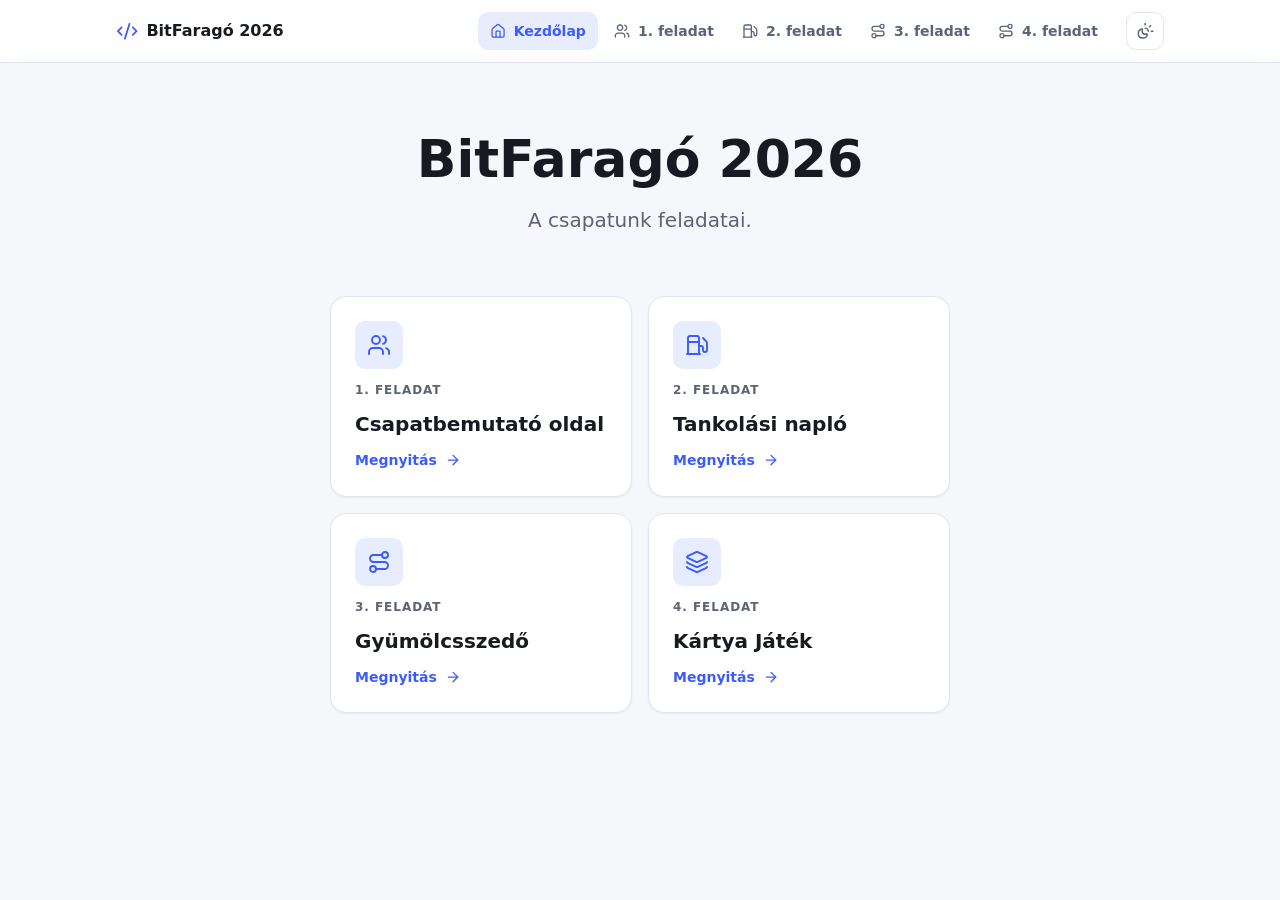
<file: index.html>
<!doctype html>
<html lang="hu" data-theme="light">
  <head>
    <meta charset="UTF-8" />
    <meta name="viewport" content="width=device-width, initial-scale=1" />
    <title>BitFaragó 2026</title>
    <meta
      name="description"
      content="A Papírlyukasztók csapat BitFaragó 2026 feladatai."
    />

    <link rel="stylesheet" href="css/main.css" />
    <link rel="stylesheet" href="css/pages/home.css" />
  </head>

  <body data-page="home" data-base="">
    <header class="header" id="header"></header>

    <main class="main">
      <section class="hero container">
        <h1 class="hero__title">BitFaragó 2026</h1>
        <p class="hero__subtitle">A csapatunk feladatai.</p>
      </section>

      <section class="section container">
        <div class="grid grid--two tasks">
          <a class="card task-card" href="pages/team.html">
            <span class="task-card__icon"
              ><i data-lucide="users" class="icon--lg"></i
            ></span>
            <span class="task-card__number">1. feladat</span>
            <h2 class="card__title">Csapatbemutató oldal</h2>
            <span class="task-card__footer"
              >Megnyitás <i data-lucide="arrow-right"></i
            ></span>
          </a>

          <a class="card task-card" href="pages/refuel.html">
            <span class="task-card__icon"
              ><i data-lucide="fuel" class="icon--lg"></i
            ></span>
            <span class="task-card__number">2. feladat</span>
            <h2 class="card__title">Tankolási napló</h2>
            <span class="task-card__footer"
              >Megnyitás <i data-lucide="arrow-right"></i
            ></span>
          </a>

          <a class="card task-card" href="pages/fruits.html">
            <span class="task-card__icon"
              ><i data-lucide="route" class="icon--lg"></i
            ></span>
            <span class="task-card__number">3. feladat</span>
            <h2 class="card__title">Gyümölcsszedő</h2>
            <span class="task-card__footer"
              >Megnyitás <i data-lucide="arrow-right"></i
            ></span>
          </a>

          <a class="card task-card" href="pages/card.html">
            <span class="task-card__icon"
              ><i data-lucide="layers" class="icon--lg"></i
            ></span>
            <span class="task-card__number">4. feladat</span>
            <h2 class="card__title">Kártya Játék</h2>
            <span class="task-card__footer"
              >Megnyitás <i data-lucide="arrow-right"></i
            ></span>
          </a>
        </div>
      </section>
    </main>

    <script src="vendor/lucide.min.js"></script>
    <script src="js/core/app.js"></script>
    <script src="js/core/dom.js"></script>
    <script src="js/core/icons.js"></script>
    <script src="js/core/storage.js"></script>
    <script src="js/core/format.js"></script>
    <script src="js/components/theme.js"></script>
    <script src="js/components/layout.js"></script>
    <script src="js/boot.js"></script>
  </body>
</html>
</file>
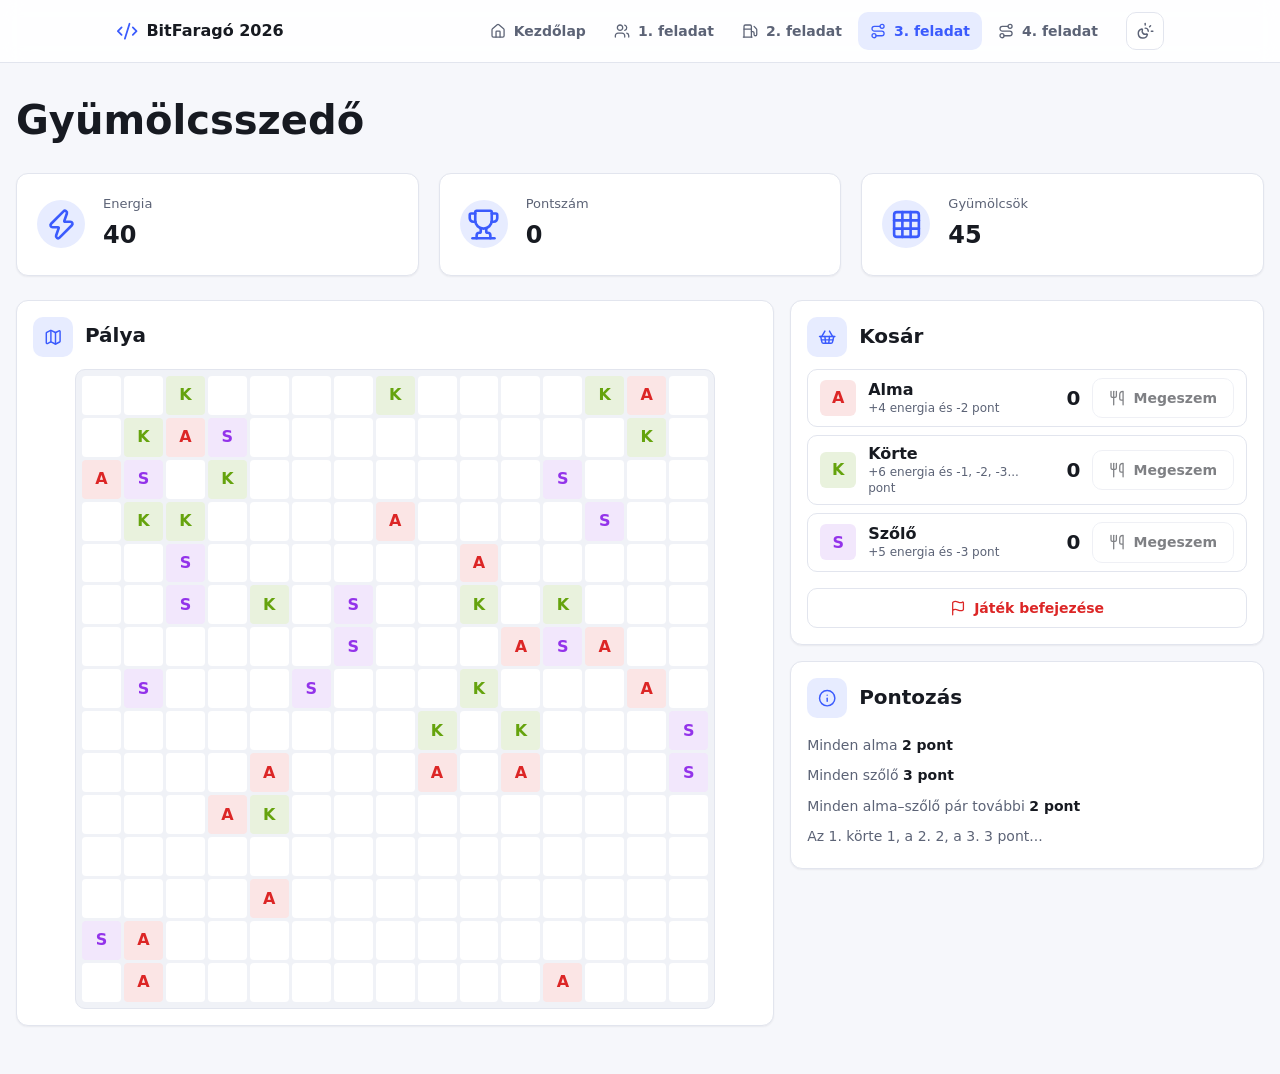
<file: pages/fruits.html>
<!doctype html>
<html lang="hu" data-theme="light">
  <head>
    <meta charset="UTF-8" />
    <meta name="viewport" content="width=device-width, initial-scale=1.0" />
    <title>Gyümölcsszedő | BitFaragó 2026</title>
    <link rel="stylesheet" href="../css/main.css" />
    <link rel="stylesheet" href="../css/pages/fruits.css" />
  </head>
  <body data-page="fruits" data-base="../">
    <header class="header" id="header"></header>

    <main class="main container main--wide">
      <div class="section__header">
        <h1>Gyümölcsszedő</h1>
      </div>

      <div id="game-over-screen" class="card game-over" hidden>
        <div class="game-over__main">
          <p class="game-over__label">Játék vége, végleges pontszám</p>
          <p class="game-over__score" id="final-score">0</p>
          <p class="game-over__reason" id="game-over-reason"></p>
        </div>
        <ul class="game-over__breakdown" id="final-breakdown"></ul>
        <button type="button" class="btn btn--primary" data-new-game>
          <i data-lucide="rotate-ccw"></i>
          Új játék
        </button>
      </div>

      <div class="stat-cards fruits-stats">
        <div class="stat-card">
          <div class="card-icon">
            <i data-lucide="zap" class="icon--lg"></i>
          </div>
          <div class="card-content">
            <p class="card-title">Energia</p>
            <h2 class="card-value" id="energy-val">40</h2>
          </div>
        </div>
        <div class="stat-card">
          <div class="card-icon">
            <i data-lucide="trophy" class="icon--lg"></i>
          </div>
          <div class="card-content">
            <p class="card-title">Pontszám</p>
            <h2 class="card-value" id="score-val">0</h2>
          </div>
        </div>
        <div class="stat-card">
          <div class="card-icon">
            <i data-lucide="grid-3x3" class="icon--lg"></i>
          </div>
          <div class="card-content">
            <p class="card-title">Gyümölcsök</p>
            <h2 class="card-value" id="fruits-left">0</h2>
          </div>
        </div>
      </div>

      <div class="fruits-grid">
        <div class="card fruits-panel">
          <div class="card__header">
            <span class="card__icon card__icon--primary">
              <i data-lucide="map"></i>
            </span>
            <div>
              <h2>Pálya</h2>
              <p class="card__subtitle" id="game-message"></p>
            </div>
          </div>

          <div class="board-wrap">
            <div id="board" class="board"></div>
          </div>
        </div>

        <div class="fruits-side">
          <div class="card fruits-panel">
            <div class="card__header">
              <span class="card__icon card__icon--primary">
                <i data-lucide="shopping-basket"></i>
              </span>
              <div>
                <h2>Kosár</h2>
              </div>
            </div>

            <ul class="inventory">
              <li class="inventory__item">
                <span class="inventory__letter fruit--a">A</span>
                <span class="inventory__info">
                  <strong>Alma</strong>
                  <small>+4 energia és -2 pont</small>
                </span>
                <span class="inventory__count" id="inv-a">0</span>
                <button type="button" class="btn" data-eat="a">
                  <i data-lucide="utensils"></i> Megeszem
                </button>
              </li>
              <li class="inventory__item">
                <span class="inventory__letter fruit--k">K</span>
                <span class="inventory__info">
                  <strong>Körte</strong>
                  <small>+6 energia és -1, -2, -3... pont</small>
                </span>
                <span class="inventory__count" id="inv-k">0</span>
                <button type="button" class="btn" data-eat="k">
                  <i data-lucide="utensils"></i> Megeszem
                </button>
              </li>
              <li class="inventory__item">
                <span class="inventory__letter fruit--s">S</span>
                <span class="inventory__info">
                  <strong>Szőlő</strong>
                  <small>+5 energia és -3 pont</small>
                </span>
                <span class="inventory__count" id="inv-s">0</span>
                <button type="button" class="btn" data-eat="s">
                  <i data-lucide="utensils"></i> Megeszem
                </button>
              </li>
            </ul>

            <button
              type="button"
              class="btn btn--danger btn--full"
              data-end-game
            >
              <i data-lucide="flag"></i>
              Játék befejezése
            </button>
          </div>

          <div class="card fruits-panel">
            <div class="card__header">
              <span class="card__icon card__icon--primary">
                <i data-lucide="info"></i>
              </span>
              <h2>Pontozás</h2>
            </div>
            <ul class="rules">
              <li>Minden alma <strong>2 pont</strong></li>
              <li>Minden szőlő <strong>3 pont</strong></li>
              <li>Minden alma–szőlő pár további <strong>2 pont</strong></li>
              <li>Az 1. körte 1, a 2. 2, a 3. 3 pont...</li>
            </ul>
          </div>
        </div>
      </div>
    </main>

    <script src="../vendor/lucide.min.js"></script>
    <script src="../js/core/app.js"></script>
    <script src="../js/core/dom.js"></script>
    <script src="../js/core/icons.js"></script>
    <script src="../js/core/storage.js"></script>
    <script src="../js/components/theme.js"></script>
    <script src="../js/components/layout.js"></script>
    <script src="../js/pages/fruits/data.js"></script>
    <script src="../js/pages/fruits/score.js"></script>
    <script src="../js/pages/fruits/map.js"></script>
    <script src="../js/pages/fruits/board.js"></script>
    <script src="../js/pages/fruits/actions.js"></script>
    <script src="../js/pages/fruits/index.js"></script>
    <script src="../js/boot.js"></script>
  </body>
</html>
</file>
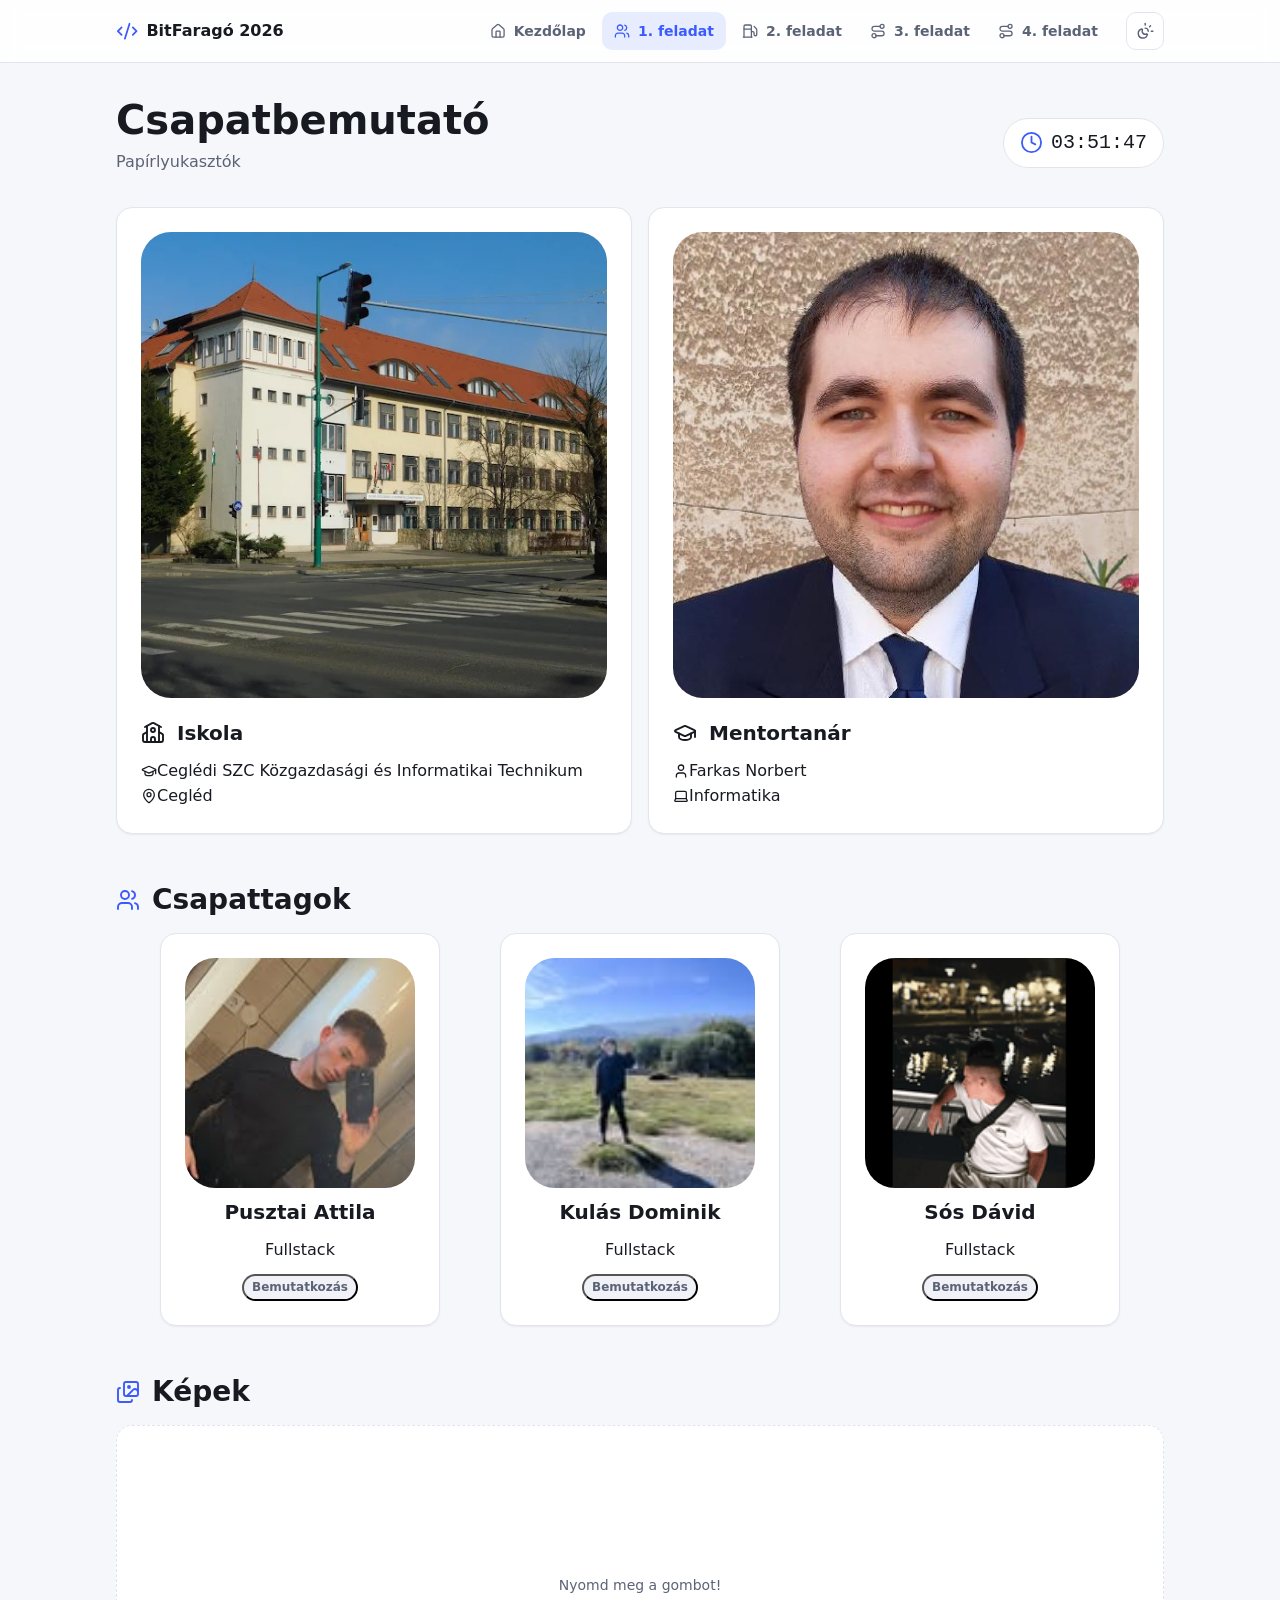
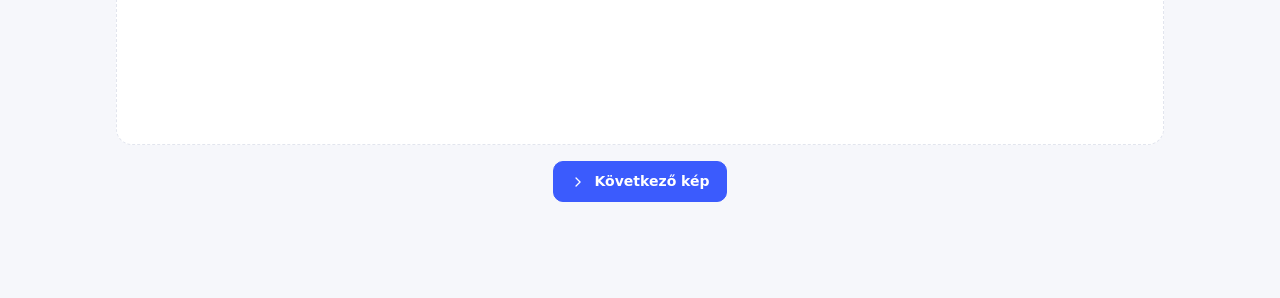
<file: pages/team.html>
<!doctype html>
<html lang="hu" data-theme="light">

<head>
  <meta charset="UTF-8" />
  <meta name="viewport" content="width=device-width, initial-scale=1" />
  <title>Csapatbemutató | BitFaragó 2026</title>

  <link rel="stylesheet" href="../css/main.css" />
  <link rel="stylesheet" href="../css/pages/team.css" />
</head>

<body data-page="team" data-base="../">
  <header class="header" id="header"></header>

  <main class="main container">
    <div class="section__header">
      <div>
        <h1>Csapatbemutató</h1>
        <p class="section__description" data-team-name></p>
      </div>
      <div class="clock">
        <i data-lucide="clock" class="clock__icon"></i>
        <time data-clock>--:--:--</time>
      </div>
    </div>

    <section class="section">
      <div class="grid grid--two">
        <div class="card" data-school-card>
          <div class="card__header">
            <i data-lucide="school" class="icon--lg"></i>
            <h2 class="card__title">Iskola</h2>
          </div>
          <div data-school></div>
        </div>

        <div class="card" data-teacher-card>
          <div class="card__header">
            <i data-lucide="graduation-cap" class="icon--lg"></i>
            <h2 class="card__title">Mentortanár</h2>
          </div>
          <div data-teachers></div>
        </div>
      </div>
    </section>

    <section class="section">
      <div class="section__header">
        <i data-lucide="users" class="icon--lg"></i>
        <h2>Csapattagok</h2>
      </div>
      <div class="grid grid--team" data-members></div>
    </section>

    <section class="section gallery">
      <div class="section__header">
        <i data-lucide="images" class="icon--lg"></i>
        <h2>Képek</h2>
      </div>
      <div class="gallery__stage" data-gallery-stage>
        <p class="gallery__caption">Nyomd meg a gombot!</p>
      </div>

      <button type="button" class="btn btn--primary" data-gallery-next>
        <i data-lucide="chevron-right"></i> Következő kép
      </button>
    </section>
  </main>

  <script src="../vendor/lucide.min.js"></script>
  <script src="../js/core/app.js"></script>
  <script src="../js/core/dom.js"></script>
  <script src="../js/core/icons.js"></script>
  <script src="../js/core/storage.js"></script>
  <script src="../js/core/format.js"></script>
  <script src="../js/components/theme.js"></script>
  <script src="../js/components/layout.js"></script>
  <script src="../js/components/clock.js"></script>
  <script src="../js/pages/team/data.js"></script>
  <script src="../js/pages/team/members.js"></script>
  <script src="../js/pages/team/gallery.js"></script>
  <script src="../js/pages/team/index.js"></script>
  <script src="../js/boot.js"></script>
</body>
</file>
<file: css/main.css>
@import url("base/variables.css");
@import url("base/base.css");
@import url("base/icons.css");

@import url("layout/page.css");
@import url("layout/header.css");

@import url("components/button.css");
@import url("components/card.css");
@import url("components/badge.css");
@import url(components/statCards.css);
@import url(components/newRefuel.css);
@import url(components/montlyStat.css);
@import url(components/refuelHistory.css);
</file>
<file: css/pages/home.css>
.hero {
  padding-block: var(--space-6) var(--space-7);
  text-align: center;
}

.hero__title {
  font-size: clamp(2rem, 5vw, 3.25rem);
  margin-bottom: var(--space-3);
}

.hero__subtitle {
  max-width: 620px;
  margin-inline: auto;
  color: var(--color-text-muted);
  font-size: var(--size-lg);
}

.hero__badge {
  display: inline-flex;
  align-items: center;
  gap: var(--space-2);
  margin-bottom: var(--space-4);
}

.tasks {
  max-width: 620px;
  margin-inline: auto;
}
</file>
<file: css/pages/fruits.css>
.fruits-stats {
  margin-bottom: var(--space-5);
}

.fruits-grid {
  display: grid;
  grid-template-columns: minmax(0, 1.6fr) minmax(300px, 1fr);
  gap: var(--space-4);
  align-items: start;
}

.fruits-side {
  display: flex;
  flex-direction: column;
  gap: var(--space-4);
}

.fruits-panel {
  padding: 16px;
  border-radius: 12px;
}

.fruits-panel h2 {
  margin: 0;
  font-size: var(--size-lg);
}

.fruits-panel .card__icon {
  display: grid;
  place-items: center;
  width: 40px;
  height: 40px;
  flex-shrink: 0;
  border-radius: var(--radius-md);
  background: var(--color-primary-soft);
  color: var(--color-primary);
}

#game-message.is-error {
  color: var(--color-danger);
  font-weight: 600;
}

.board-wrap {
  max-width: 640px;
  margin-inline: auto;
}

.board {
  display: grid;
  grid-template-columns: repeat(15, 1fr);
  gap: 3px;
  padding: 6px;
  border-radius: var(--radius-md);
  background: var(--color-surface-2);
  border: 1px solid var(--color-border);
}

.cell {
  aspect-ratio: 1;
  display: grid;
  place-items: center;
  border-radius: 4px;
  background: var(--color-surface);
  font-size: clamp(0.65rem, 2vw, 1rem);
  font-weight: 700;
  line-height: 1;
  user-select: none;
}

.cell--fruit {
  cursor: pointer;
}

.cell--fruit:hover {
  outline: 2px solid var(--color-primary);
  outline-offset: -2px;
}

.fruit--a { color: #dc2626; background: color-mix(in srgb, #dc2626 12%, var(--color-surface)); }
.fruit--k { color: #65a30d; background: color-mix(in srgb, #65a30d 14%, var(--color-surface)); }
.fruit--s { color: #9333ea; background: color-mix(in srgb, #9333ea 12%, var(--color-surface)); }

.cell--far {
  opacity: 0.4;
}

.cell--player {
  background: var(--color-primary);
  color: #fff;
}

.game-over {
  display: flex;
  flex-wrap: wrap;
  align-items: center;
  gap: var(--space-4) var(--space-6);
  margin-bottom: var(--space-5);
  padding: 16px 20px;
  border-radius: 12px;
  border-left: 4px solid var(--color-success);
}

.game-over__main {
  min-width: 180px;
}

.game-over__label {
  margin: 0;
  font-size: 13px;
  color: var(--color-text-muted);
}

.game-over__score {
  margin: 0;
  font-size: var(--size-xl);
  font-weight: 700;
  color: var(--color-success);
}

.game-over__reason {
  margin: 0;
  font-size: var(--size-xs);
  color: var(--color-text-muted);
}

.game-over__reason:empty {
  display: none;
}

.game-over__breakdown {
  flex: 1;
  display: flex;
  flex-wrap: wrap;
  gap: var(--space-1) var(--space-5);
  margin: 0;
  padding: 0;
  list-style: none;
  font-size: var(--size-sm);
  color: var(--color-text-muted);
}

.game-over__breakdown strong {
  margin-left: var(--space-2);
  color: var(--color-text);
}

.inventory {
  list-style: none;
  margin: 0 0 var(--space-4);
  padding: 0;
  display: flex;
  flex-direction: column;
  gap: var(--space-2);
}

.inventory__item {
  display: flex;
  align-items: center;
  gap: var(--space-3);
  padding: var(--space-2) var(--space-3);
  border: 1px solid var(--color-border);
  border-radius: var(--radius-md);
}

.inventory__letter {
  display: grid;
  place-items: center;
  width: 36px;
  height: 36px;
  flex-shrink: 0;
  border-radius: var(--radius-sm);
  font-weight: 700;
}

.inventory__info {
  display: flex;
  flex-direction: column;
  flex: 1;
  min-width: 0;
  line-height: 1.3;
}

.inventory__info small {
  font-size: var(--size-xs);
  color: var(--color-text-muted);
}

.inventory__count {
  min-width: 2ch;
  font-size: var(--size-lg);
  font-weight: 700;
  text-align: right;
}

.rules {
  margin: 0;
  padding: 0;
  list-style: none;
  font-size: var(--size-sm);
  color: var(--color-text-muted);
}

.rules li {
  padding: var(--space-1) 0;
}

.rules strong {
  color: var(--color-text);
}

@media (max-width: 900px) {
  .fruits-grid {
    grid-template-columns: 1fr;
  }
}

@media (max-width: 480px) {
  .board {
    gap: 2px;
    padding: 3px;
  }

  .inventory__item {
    flex-wrap: wrap;
  }
}
</file>
<file: css/pages/team.css>
.clock {
  margin-left: auto;
  display: inline-flex;
  align-items: center;
  gap: var(--space-2);
  padding: var(--space-2) var(--space-4);
  border-radius: var(--radius-full);
  background: var(--color-surface);
  border: 1px solid var(--color-border);
  font-family: var(--font-mono);
  font-size: var(--size-lg);
  font-variant-numeric: tabular-nums;
}

.clock__icon {
  color: var(--color-primary);
}

.member-card__photo {
  width: 100%;
  aspect-ratio: 3 / 2;
  object-fit: cover;
  border-radius: var(--radius-md);
  background: var(--color-surface-2);
}

.member-card__name {
  margin: 0;
  font-size: var(--size-lg);
}

.member-card__bio {
  color: var(--color-text-muted);
  font-size: var(--size-sm);
  padding-top: var(--space-3);
  border-top: 1px solid var(--color-border);
}

.gallery {
  text-align: center;
}

.gallery__stage {
  display: grid;
  place-items: center;
  min-height: 320px;
  margin-bottom: var(--space-4);
  padding: var(--space-4);
  border: 1px dashed var(--color-border);
  border-radius: var(--radius-lg);
  background: var(--color-surface);
}

.gallery__image {
  max-height: 380px;
  width: auto;
  border-radius: var(--radius-md);
  box-shadow: var(--shadow-md);
}

.gallery__caption {
  margin-top: var(--space-3);
  font-size: var(--size-sm);
  color: var(--color-text-muted);
}

.card {
  overflow: hidden;
}

.card__image {
  width: 100%;
  aspect-ratio: 4 / 4;
  object-fit: cover;
  object-position: center 30%;
  border-radius: 30px;
  display: block;
}

.card__header {
  margin-top: 5%;
}

.Teacher__card__image {
  display: block;
  width: 100%;
  aspect-ratio: 4 / 4;
  margin: auto;
  object-fit: cover;
  object-position: center 15%;
  border-radius: 30px;
}


.member-card {
  display: flex;
  flex-direction: column;
  align-items: center;
  justify-content: space-between;
  height: 100%;
}
</file>
